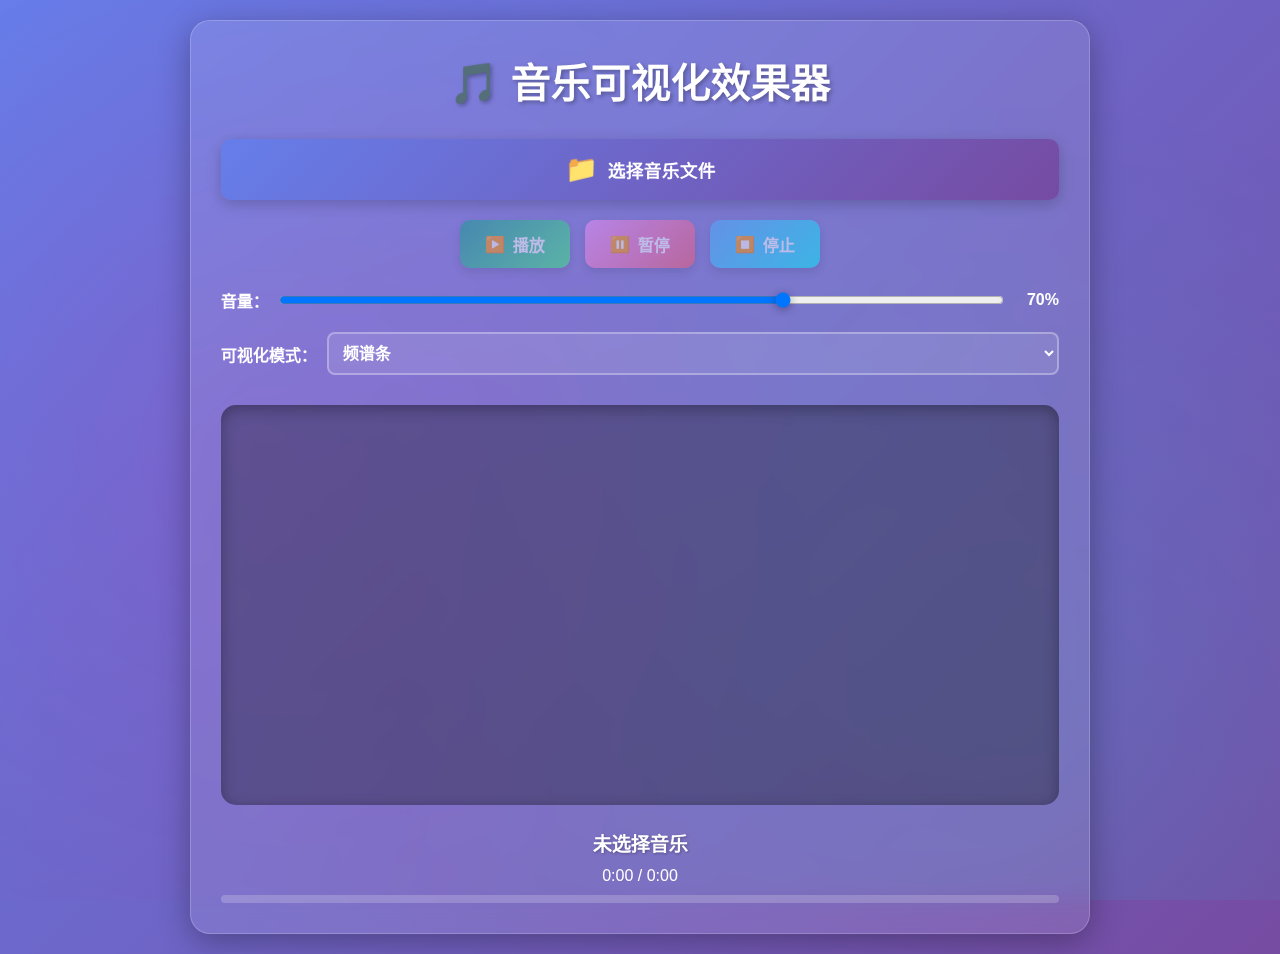
<file: index.html>
<!DOCTYPE html>
<html lang="zh-CN">
<head>
    <meta charset="UTF-8">
    <meta name="viewport" content="width=device-width, initial-scale=1.0">
    <title>音乐可视化效果器</title>
    <link rel="stylesheet" href="styles.css">
</head>
<body>
    <div class="container">
        <h1 class="title">🎵 音乐可视化效果器</h1>
        
        <div class="controls">
            <input type="file" id="audioFile" accept="audio/*" class="file-input">
            <label for="audioFile" class="file-label">
                <span class="upload-icon">📁</span>
                选择音乐文件
            </label>
            
            <div class="control-buttons">
                <button id="playBtn" class="btn btn-play" disabled>
                    <span class="icon">▶️</span> 播放
                </button>
                <button id="pauseBtn" class="btn btn-pause" disabled>
                    <span class="icon">⏸️</span> 暂停
                </button>
                <button id="stopBtn" class="btn btn-stop" disabled>
                    <span class="icon">⏹️</span> 停止
                </button>
            </div>

            <div class="volume-control">
                <label for="volumeSlider">音量：</label>
                <input type="range" id="volumeSlider" min="0" max="100" value="70" class="slider">
                <span id="volumeValue">70%</span>
            </div>

            <div class="visualizer-mode">
                <label>可视化模式：</label>
                <select id="modeSelect" class="mode-select">
                    <option value="bars">频谱条</option>
                    <option value="circle">圆形波纹</option>
                    <option value="wave">波形</option>
                    <option value="particles">粒子效果</option>
                </select>
            </div>
        </div>

        <canvas id="visualizer"></canvas>

        <div class="info">
            <div class="track-info">
                <span id="trackName">未选择音乐</span>
            </div>
            <div class="time-info">
                <span id="currentTime">0:00</span> / <span id="duration">0:00</span>
            </div>
            <div class="progress-bar">
                <div id="progress" class="progress"></div>
            </div>
        </div>

        <audio id="audio"></audio>
    </div>

    <script src="script.js"></script>
</body>
</html>
</file>
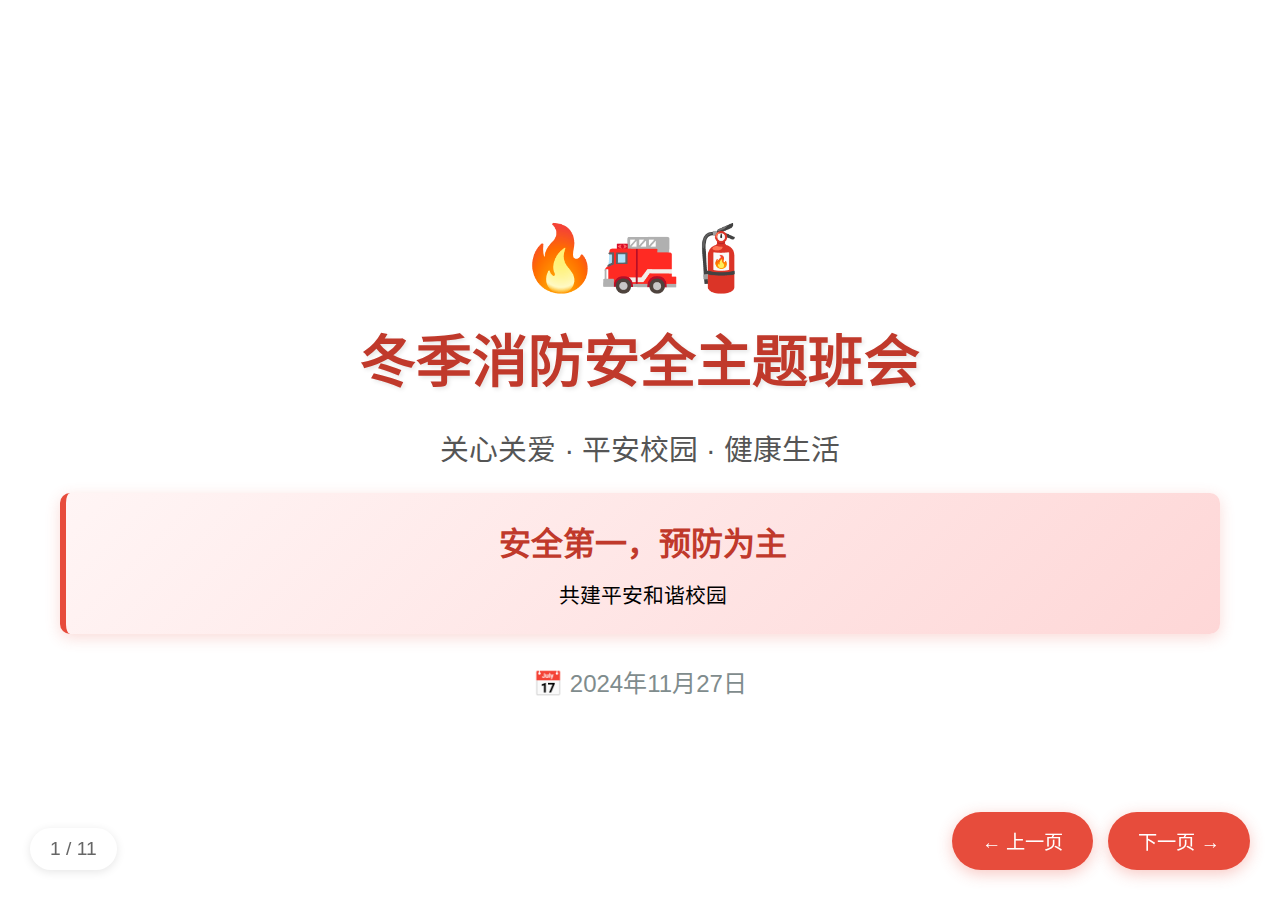
<file: winter-fire-safety-presentation.html>
<!DOCTYPE html>
<html lang="zh-CN">
<head>
    <meta charset="UTF-8">
    <meta name="viewport" content="width=device-width, initial-scale=1.0">
    <title>冬季消防安全主题班会 - 2024年11月27日</title>
    <style>
        * {
            margin: 0;
            padding: 0;
            box-sizing: border-box;
        }

        body {
            font-family: 'Microsoft YaHei', 'SimHei', Arial, sans-serif;
            background: linear-gradient(135deg, #667eea 0%, #764ba2 100%);
            overflow: hidden;
        }

        .presentation {
            width: 100vw;
            height: 100vh;
            position: relative;
        }

        .slide {
            width: 100%;
            height: 100%;
            display: none;
            flex-direction: column;
            justify-content: center;
            align-items: center;
            padding: 60px;
            background: white;
            position: absolute;
            top: 0;
            left: 0;
        }

        .slide.active {
            display: flex;
        }

        .slide-content {
            max-width: 1200px;
            width: 100%;
        }

        h1 {
            font-size: 3.5em;
            color: #c0392b;
            margin-bottom: 30px;
            text-align: center;
            text-shadow: 2px 2px 4px rgba(0,0,0,0.1);
        }

        h2 {
            font-size: 2.5em;
            color: #e74c3c;
            margin-bottom: 40px;
            text-align: center;
            border-bottom: 4px solid #e74c3c;
            padding-bottom: 20px;
        }

        h3 {
            font-size: 2em;
            color: #c0392b;
            margin: 25px 0 15px 0;
        }

        .subtitle {
            font-size: 1.8em;
            color: #555;
            text-align: center;
            margin-bottom: 20px;
        }

        .date {
            font-size: 1.5em;
            color: #7f8c8d;
            text-align: center;
            margin-top: 30px;
        }

        .content-grid {
            display: grid;
            grid-template-columns: repeat(2, 1fr);
            gap: 30px;
            margin-top: 30px;
        }

        .content-box {
            background: linear-gradient(135deg, #f5f7fa 0%, #c3cfe2 100%);
            padding: 30px;
            border-radius: 15px;
            box-shadow: 0 8px 20px rgba(0,0,0,0.1);
        }

        .icon {
            font-size: 3em;
            margin-bottom: 15px;
            text-align: center;
        }

        ul {
            list-style: none;
            padding-left: 0;
        }

        li {
            font-size: 1.3em;
            line-height: 2;
            padding: 12px 0;
            border-bottom: 1px solid rgba(0,0,0,0.1);
            position: relative;
            padding-left: 35px;
        }

        li:before {
            content: "🔥";
            position: absolute;
            left: 0;
            font-size: 1.2em;
        }

        li:last-child {
            border-bottom: none;
        }

        .warning-box {
            background: linear-gradient(135deg, #fff5f5 0%, #fed7d7 100%);
            border-left: 6px solid #e74c3c;
            padding: 25px;
            margin: 25px 0;
            border-radius: 10px;
            box-shadow: 0 4px 15px rgba(231, 76, 60, 0.2);
        }

        .info-box {
            background: linear-gradient(135deg, #e3f2fd 0%, #bbdefb 100%);
            border-left: 6px solid #2196f3;
            padding: 25px;
            margin: 25px 0;
            border-radius: 10px;
            box-shadow: 0 4px 15px rgba(33, 150, 243, 0.2);
        }

        .success-box {
            background: linear-gradient(135deg, #f1f8e9 0%, #dcedc8 100%);
            border-left: 6px solid #4caf50;
            padding: 25px;
            margin: 25px 0;
            border-radius: 10px;
            box-shadow: 0 4px 15px rgba(76, 175, 80, 0.2);
        }

        .navigation {
            position: fixed;
            bottom: 30px;
            right: 30px;
            display: flex;
            gap: 15px;
            z-index: 1000;
        }

        .nav-btn {
            background: #e74c3c;
            color: white;
            border: none;
            padding: 15px 30px;
            font-size: 1.2em;
            border-radius: 50px;
            cursor: pointer;
            box-shadow: 0 4px 15px rgba(231, 76, 60, 0.3);
            transition: all 0.3s ease;
        }

        .nav-btn:hover {
            background: #c0392b;
            transform: translateY(-2px);
            box-shadow: 0 6px 20px rgba(231, 76, 60, 0.4);
        }

        .slide-number {
            position: fixed;
            bottom: 30px;
            left: 30px;
            font-size: 1.2em;
            color: #666;
            background: white;
            padding: 10px 20px;
            border-radius: 25px;
            box-shadow: 0 2px 10px rgba(0,0,0,0.1);
        }

        .highlight {
            color: #e74c3c;
            font-weight: bold;
        }

        .emoji-large {
            font-size: 4em;
            text-align: center;
            margin: 20px 0;
        }

        .steps-list li:before {
            content: "✓";
            background: #4caf50;
            color: white;
            border-radius: 50%;
            width: 25px;
            height: 25px;
            display: inline-flex;
            align-items: center;
            justify-content: center;
            font-size: 0.8em;
        }

        .case-study {
            background: linear-gradient(135deg, #fff9e6 0%, #ffe6b3 100%);
            padding: 25px;
            border-radius: 10px;
            margin: 20px 0;
            border-left: 6px solid #ff9800;
            box-shadow: 0 4px 15px rgba(255, 152, 0, 0.2);
        }

        .equipment-grid {
            display: grid;
            grid-template-columns: repeat(3, 1fr);
            gap: 20px;
            margin-top: 30px;
        }

        .equipment-item {
            background: white;
            padding: 20px;
            border-radius: 10px;
            text-align: center;
            box-shadow: 0 4px 15px rgba(0,0,0,0.1);
            transition: transform 0.3s ease;
        }

        .equipment-item:hover {
            transform: translateY(-5px);
        }

        .two-column {
            display: grid;
            grid-template-columns: 1fr 1fr;
            gap: 30px;
            margin-top: 30px;
        }

        .full-width-list li {
            font-size: 1.4em;
            padding: 18px 0 18px 40px;
        }
    </style>
</head>
<body>
    <div class="presentation">
        <!-- Slide 1: 封面 -->
        <div class="slide active">
            <div class="slide-content">
                <div class="emoji-large">🔥🚒🧯</div>
                <h1>冬季消防安全主题班会</h1>
                <p class="subtitle">关心关爱 · 平安校园 · 健康生活</p>
                <div class="warning-box">
                    <h3 style="text-align: center; margin-top: 0;">安全第一，预防为主</h3>
                    <p style="text-align: center; font-size: 1.3em; margin-top: 15px;">共建平安和谐校园</p>
                </div>
                <p class="date">📅 2024年11月27日</p>
            </div>
        </div>

        <!-- Slide 2: 班会目标 -->
        <div class="slide">
            <div class="slide-content">
                <h2>📋 本次班会目标</h2>
                <div class="content-grid">
                    <div class="content-box">
                        <div class="icon">🔥</div>
                        <h3>消防安全教育</h3>
                        <ul style="list-style: none; padding: 0;">
                            <li style="border: none; padding-left: 0;">✓ 冬季火灾高发原因</li>
                            <li style="border: none; padding-left: 0;">✓ 校园隐患排查</li>
                            <li style="border: none; padding-left: 0;">✓ 消防器材使用方法</li>
                            <li style="border: none; padding-left: 0;">✓ 火灾逃生技巧</li>
                        </ul>
                    </div>
                    <div class="content-box">
                        <div class="icon">💪</div>
                        <h3>身心健康引导</h3>
                        <ul style="list-style: none; padding: 0;">
                            <li style="border: none; padding-left: 0;">✓ 规律作息重要性</li>
                            <li style="border: none; padding-left: 0;">✓ 均衡饮食建议</li>
                            <li style="border: none; padding-left: 0;">✓ 充足睡眠保障</li>
                            <li style="border: none; padding-left: 0;">✓ 身心健康维护</li>
                        </ul>
                    </div>
                </div>
                <div class="info-box" style="margin-top: 40px;">
                    <p style="font-size: 1.4em; text-align: center; margin: 0;">
                        <strong>班会原则：</strong>针对性强 + 实效性高 = 真正保护学生安全健康
                    </p>
                </div>
            </div>
        </div>

        <!-- Slide 3: 冬季火灾高发原因 -->
        <div class="slide">
            <div class="slide-content">
                <h2>❄️ 一、冬季火灾高发原因分析</h2>
                <div class="two-column">
                    <div>
                        <h3>🌡️ 气候因素</h3>
                        <ul>
                            <li>天气干燥，空气湿度低</li>
                            <li>静电积累增多</li>
                            <li>可燃物含水量降低</li>
                            <li>风力较大，火势易蔓延</li>
                        </ul>
                        <h3 style="margin-top: 30px;">⚡ 用电因素</h3>
                        <ul>
                            <li>取暖设备使用频繁</li>
                            <li>用电负荷急剧增加</li>
                            <li>电线老化易短路</li>
                            <li>违规使用大功率电器</li>
                        </ul>
                    </div>
                    <div>
                        <h3>👥 人为因素</h3>
                        <ul>
                            <li>消防安全意识薄弱</li>
                            <li>违规使用明火取暖</li>
                            <li>私拉乱接电线</li>
                            <li>随意堆放易燃物品</li>
                        </ul>
                        <div class="warning-box" style="margin-top: 30px;">
                            <p style="font-size: 1.3em; margin: 0;">
                                <strong>⚠️ 警示：</strong>冬季是火灾高发期，11月至次年2月火灾数量占全年的<span class="highlight">40%以上</span>！
                            </p>
                        </div>
                    </div>
                </div>
            </div>
        </div>

        <!-- Slide 4: 校园火灾隐患排查 -->
        <div class="slide">
            <div class="slide-content">
                <h2>🔍 二、校园火灾隐患排查重点</h2>
                <div class="content-grid">
                    <div class="content-box">
                        <div class="icon">🏠</div>
                        <h3>宿舍区域</h3>
                        <ul>
                            <li>违规使用电热毯、取暖器</li>
                            <li>私拉电线插座</li>
                            <li>床铺堆放易燃物品</li>
                            <li>手机充电器长时间充电</li>
                            <li>使用劣质电器产品</li>
                        </ul>
                    </div>
                    <div class="content-box">
                        <div class="icon">📚</div>
                        <h3>教学区域</h3>
                        <ul>
                            <li>实验室化学品存储不当</li>
                            <li>电教设备线路老化</li>
                            <li>走廊堆放杂物</li>
                            <li>消防通道被占用</li>
                            <li>应急照明设施损坏</li>
                        </ul>
                    </div>
                    <div class="content-box">
                        <div class="icon">🍽️</div>
                        <h3>公共区域</h3>
                        <ul>
                            <li>食堂厨房油污积累</li>
                            <li>垃圾站易燃物堆积</li>
                            <li>配电室管理不善</li>
                            <li>消防器材被挪用</li>
                            <li>安全标识缺失</li>
                        </ul>
                    </div>
                    <div class="content-box">
                        <div class="icon">⚠️</div>
                        <h3>行为隐患</h3>
                        <ul>
                            <li>在宿舍吸烟</li>
                            <li>焚烧废纸垃圾</li>
                            <li>使用明火照明</li>
                            <li>私自改装电路</li>
                            <li>离开时不断电</li>
                        </ul>
                    </div>
                </div>
            </div>
        </div>

        <!-- Slide 5: 消防器材使用方法 -->
        <div class="slide">
            <div class="slide-content">
                <h2>🧯 三、消防器材使用方法</h2>
                <div class="equipment-grid">
                    <div class="equipment-item">
                        <div style="font-size: 3em;">🧯</div>
                        <h3>灭火器</h3>
                        <p style="font-size: 1.1em; color: #666; margin-top: 10px;">最常用消防设备</p>
                    </div>
                    <div class="equipment-item">
                        <div style="font-size: 3em;">🚨</div>
                        <h3>消防栓</h3>
                        <p style="font-size: 1.1em; color: #666; margin-top: 10px;">大型火灾扑救</p>
                    </div>
                    <div class="equipment-item">
                        <div style="font-size: 3em;">🔔</div>
                        <h3>报警器</h3>
                        <p style="font-size: 1.1em; color: #666; margin-top: 10px;">火灾早期预警</p>
                    </div>
                </div>
                <div class="success-box" style="margin-top: 40px;">
                    <h3 style="margin-top: 0;">灭火器使用"四字口诀"</h3>
                    <div style="display: grid; grid-template-columns: repeat(4, 1fr); gap: 20px; margin-top: 25px;">
                        <div style="text-align: center;">
                            <div style="font-size: 2.5em; color: #e74c3c;">1️⃣</div>
                            <h3 style="color: #c0392b; font-size: 1.8em;">拔</h3>
                            <p style="font-size: 1.2em; margin-top: 10px;">拔掉保险销</p>
                        </div>
                        <div style="text-align: center;">
                            <div style="font-size: 2.5em; color: #e74c3c;">2️⃣</div>
                            <h3 style="color: #c0392b; font-size: 1.8em;">握</h3>
                            <p style="font-size: 1.2em; margin-top: 10px;">握住喷管前端</p>
                        </div>
                        <div style="text-align: center;">
                            <div style="font-size: 2.5em; color: #e74c3c;">3️⃣</div>
                            <h3 style="color: #c0392b; font-size: 1.8em;">压</h3>
                            <p style="font-size: 1.2em; margin-top: 10px;">压下手柄</p>
                        </div>
                        <div style="text-align: center;">
                            <div style="font-size: 2.5em; color: #e74c3c;">4️⃣</div>
                            <h3 style="color: #c0392b; font-size: 1.8em;">扫</h3>
                            <p style="font-size: 1.2em; margin-top: 10px;">对准火焰根部扫射</p>
                        </div>
                    </div>
                </div>
                <div class="warning-box" style="margin-top: 30px;">
                    <p style="font-size: 1.3em; margin: 0;"><strong>⚠️ 注意事项：</strong></p>
                    <ul style="margin-top: 15px;">
                        <li>站在上风或侧风位置</li>
                        <li>保持2-3米安全距离</li>
                        <li>从火焰边缘向中心推进</li>
                        <li>确保火源完全熄灭</li>
                    </ul>
                </div>
            </div>
        </div>

        <!-- Slide 6: 火灾逃生技巧 -->
        <div class="slide">
            <div class="slide-content">
                <h2>🚪 四、火灾逃生技巧与自救方法</h2>
                <div class="two-column">
                    <div>
                        <h3>🏃 逃生黄金法则</h3>
                        <ul class="steps-list">
                            <li>保持冷静，不要慌乱</li>
                            <li>触摸门把手判断火势</li>
                            <li>用湿毛巾捂住口鼻</li>
                            <li>低姿弯腰迅速撤离</li>
                            <li>沿安全通道有序逃生</li>
                            <li>不乘坐电梯</li>
                            <li>不贪恋财物</li>
                            <li>逃生后不返回</li>
                        </ul>
                        <div class="info-box" style="margin-top: 20px;">
                            <p style="font-size: 1.2em; margin: 0;">
                                <strong>💡 记住：</strong>火灾逃生的黄金时间只有<span class="highlight">3-5分钟</span>！
                            </p>
                        </div>
                    </div>
                    <div>
                        <h3>🆘 被困自救方法</h3>
                        <div class="warning-box">
                            <h4 style="font-size: 1.4em; margin-bottom: 15px;">🚪 门外着火无法逃离</h4>
                            <ul style="font-size: 1.1em;">
                                <li style="padding-left: 25px;">用湿布条堵塞门缝</li>
                                <li style="padding-left: 25px;">向门上泼水降温</li>
                                <li style="padding-left: 25px;">退到窗口呼救</li>
                                <li style="padding-left: 25px;">用鲜艳物品引起注意</li>
                            </ul>
                        </div>
                        <div class="warning-box">
                            <h4 style="font-size: 1.4em; margin-bottom: 15px;">🪟 高楼被困</h4>
                            <ul style="font-size: 1.1em;">
                                <li style="padding-left: 25px;">不要盲目跳楼</li>
                                <li style="padding-left: 25px;">利用阳台或窗台等待救援</li>
                                <li style="padding-left: 25px;">可用床单绳索等自救</li>
                                <li style="padding-left: 25px;">拨打119说明位置</li>
                            </ul>
                        </div>
                        <div class="success-box" style="margin-top: 20px;">
                            <p style="font-size: 1.2em; text-align: center; margin: 0;">
                                <strong>📞 报警电话：119</strong><br>
                                说清地点、火势、人员情况
                            </p>
                        </div>
                    </div>
                </div>
            </div>
        </div>

        <!-- Slide 7: 典型案例警示 -->
        <div class="slide">
            <div class="slide-content">
                <h2>⚠️ 五、典型火灾案例警示</h2>
                <div class="case-study">
                    <h3>📍 案例一：宿舍违规用电引发火灾</h3>
                    <p style="font-size: 1.2em; line-height: 1.8; margin-top: 15px;">
                        <strong>时间：</strong>2023年12月<br>
                        <strong>地点：</strong>某高校学生宿舍<br>
                        <strong>原因：</strong>学生使用大功率电热毯，长时间通电导致线路过热引发火灾<br>
                        <strong>后果：</strong>烧毁3间宿舍，损失财物价值8万余元，幸无人员伤亡<br>
                        <strong class="highlight">教训：严禁在宿舍使用大功率电器，离开时务必断电！</strong>
                    </p>
                </div>
                <div class="case-study">
                    <h3>📍 案例二：手机充电器引发火灾</h3>
                    <p style="font-size: 1.2em; line-height: 1.8; margin-top: 15px;">
                        <strong>时间：</strong>2024年1月<br>
                        <strong>地点：</strong>某中学学生宿舍<br>
                        <strong>原因：</strong>学生使用劣质充电器，夜间长时间充电导致电池爆炸起火<br>
                        <strong>后果：</strong>造成2名学生烧伤，宿舍严重受损<br>
                        <strong class="highlight">教训：使用正规品牌充电器，不要整夜充电，不在床上充电！</strong>
                    </p>
                </div>
                <div class="case-study">
                    <h3>📍 案例三：焚烧垃圾引发火灾</h3>
                    <p style="font-size: 1.2em; line-height: 1.8; margin-top: 15px;">
                        <strong>时间：</strong>2023年11月<br>
                        <strong>地点：</strong>某学校操场附近<br>
                        <strong>原因：</strong>学生私自焚烧废纸，风大导致火势失控蔓延至周边树木<br>
                        <strong>后果：</strong>烧毁大片绿化带，险些波及教学楼<br>
                        <strong class="highlight">教训：严禁私自使用明火，垃圾要投放到指定地点！</strong>
                    </p>
                </div>
            </div>
        </div>

        <!-- Slide 8: 身心健康引导 -->
        <div class="slide">
            <div class="slide-content">
                <h2>💚 六、身心健康引导</h2>
                <div class="content-grid">
                    <div class="content-box">
                        <div class="icon">😴</div>
                        <h3>规律作息</h3>
                        <ul>
                            <li>按时起床，养成早睡习惯</li>
                            <li>每天保证8小时睡眠</li>
                            <li>严格遵守作息时间</li>
                            <li><span class="highlight">24:00准时熄灯就寝</span></li>
                            <li>避免熬夜刷手机</li>
                        </ul>
                        <div class="warning-box" style="margin-top: 20px;">
                            <p style="font-size: 1.2em; margin: 0;">
                                <strong>⏰ 重要提醒：</strong>必须按照学校作息时间，24:00点熄灯，保持充足睡眠！
                            </p>
                        </div>
                    </div>
                    <div class="content-box">
                        <div class="icon">🥗</div>
                        <h3>均衡饮食</h3>
                        <ul>
                            <li>三餐规律，不挑食</li>
                            <li>多吃新鲜蔬菜水果</li>
                            <li>适量摄入蛋白质</li>
                            <li>多喝温开水</li>
                            <li>少吃油炸辛辣食物</li>
                        </ul>
                        <div class="info-box" style="margin-top: 20px;">
                            <p style="font-size: 1.2em; margin: 0;">
                                <strong>🥛 冬季建议：</strong>多喝热水、热汤，增强身体抵抗力
                            </p>
                        </div>
                    </div>
                </div>
                <div class="success-box" style="margin-top: 40px;">
                    <h3 style="margin-top: 0; text-align: center;">🎯 身心健康五要素</h3>
                    <div style="display: grid; grid-template-columns: repeat(5, 1fr); gap: 20px; margin-top: 25px; text-align: center;">
                        <div>
                            <div style="font-size: 2.5em;">😴</div>
                            <p style="font-size: 1.2em; margin-top: 10px;"><strong>充足睡眠</strong></p>
                        </div>
                        <div>
                            <div style="font-size: 2.5em;">🏃</div>
                            <p style="font-size: 1.2em; margin-top: 10px;"><strong>适量运动</strong></p>
                        </div>
                        <div>
                            <div style="font-size: 2.5em;">🥗</div>
                            <p style="font-size: 1.2em; margin-top: 10px;"><strong>均衡营养</strong></p>
                        </div>
                        <div>
                            <div style="font-size: 2.5em;">😊</div>
                            <p style="font-size: 1.2em; margin-top: 10px;"><strong>心态平和</strong></p>
                        </div>
                        <div>
                            <div style="font-size: 2.5em;">🧘</div>
                            <p style="font-size: 1.2em; margin-top: 10px;"><strong>劳逸结合</strong></p>
                        </div>
                    </div>
                </div>
            </div>
        </div>

        <!-- Slide 9: 作息时间要求 -->
        <div class="slide">
            <div class="slide-content">
                <h2>⏰ 七、学校作息时间严格要求</h2>
                <div class="warning-box" style="margin-bottom: 40px;">
                    <h3 style="margin-top: 0; text-align: center; font-size: 2em;">🔴 重要通知 🔴</h3>
                    <p style="font-size: 1.8em; text-align: center; margin: 20px 0; line-height: 1.8;">
                        全体学生必须严格遵守学校作息时间<br>
                        <span class="highlight" style="font-size: 1.3em;">每晚24:00准时熄灯就寝</span>
                    </p>
                </div>
                <div class="two-column">
                    <div>
                        <h3>😴 充足睡眠的重要性</h3>
                        <ul class="full-width-list">
                            <li>提高学习效率和记忆力</li>
                            <li>促进身体生长发育</li>
                            <li>增强免疫系统功能</li>
                            <li>改善情绪和心理健康</li>
                            <li>预防疾病，保持活力</li>
                        </ul>
                        <div class="info-box" style="margin-top: 25px;">
                            <p style="font-size: 1.3em; margin: 0;">
                                <strong>🧠 科学研究：</strong>青少年每天需要<span class="highlight">8-10小时</span>睡眠才能保证身心健康发展！
                            </p>
                        </div>
                    </div>
                    <div>
                        <h3>❌ 熬夜的严重危害</h3>
                        <ul class="full-width-list">
                            <li>降低注意力和反应能力</li>
                            <li>影响第二天学习状态</li>
                            <li>导致免疫力下降</li>
                            <li>引发焦虑、抑郁情绪</li>
                            <li>增加安全隐患风险</li>
                        </ul>
                        <div class="warning-box" style="margin-top: 25px;">
                            <p style="font-size: 1.3em; margin: 0;">
                                <strong>⚠️ 特别提醒：</strong>熄灯后继续使用手机、电脑等电子设备不仅影响休息，还存在<span class="highlight">火灾安全隐患</span>！
                            </p>
                        </div>
                    </div>
                </div>
            </div>
        </div>

        <!-- Slide 10: 班会总结与倡议 -->
        <div class="slide">
            <div class="slide-content">
                <h2>🎯 八、班会总结与倡议</h2>
                <div class="success-box">
                    <h3 style="margin-top: 0; font-size: 1.8em;">✅ 本次班会要点回顾</h3>
                    <div style="display: grid; grid-template-columns: 1fr 1fr; gap: 30px; margin-top: 25px;">
                        <div>
                            <h4 style="font-size: 1.5em; color: #e74c3c; margin-bottom: 15px;">🔥 消防安全方面</h4>
                            <ul style="font-size: 1.2em;">
                                <li style="padding-left: 30px;">认识冬季火灾高发原因</li>
                                <li style="padding-left: 30px;">掌握校园隐患排查要点</li>
                                <li style="padding-left: 30px;">学会消防器材正确使用</li>
                                <li style="padding-left: 30px;">熟悉火灾逃生自救方法</li>
                                <li style="padding-left: 30px;">铭记典型案例深刻教训</li>
                            </ul>
                        </div>
                        <div>
                            <h4 style="font-size: 1.5em; color: #4caf50; margin-bottom: 15px;">💚 身心健康方面</h4>
                            <ul style="font-size: 1.2em;">
                                <li style="padding-left: 30px;">养成规律作息好习惯</li>
                                <li style="padding-left: 30px;">保持均衡营养饮食</li>
                                <li style="padding-left: 30px;">严格遵守学校作息时间</li>
                                <li style="padding-left: 30px;">24:00准时熄灯就寝</li>
                                <li style="padding-left: 30px;">保证充足睡眠时间</li>
                            </ul>
                        </div>
                    </div>
                </div>
                <div class="warning-box" style="margin-top: 40px;">
                    <h3 style="margin-top: 0; text-align: center; font-size: 2em;">📢 全体同学倡议书</h3>
                    <ul class="full-width-list" style="margin-top: 25px;">
                        <li>自觉遵守消防安全规定，不使用违规电器</li>
                        <li>主动排查身边安全隐患，及时报告老师</li>
                        <li>认真学习消防知识技能，提高自救能力</li>
                        <li>严格遵守学校作息制度，24:00准时熄灯</li>
                        <li>养成健康生活方式，保证充足睡眠</li>
                        <li>互相监督提醒，共建平安和谐校园</li>
                    </ul>
                </div>
            </div>
        </div>

        <!-- Slide 11: 结束页 -->
        <div class="slide">
            <div class="slide-content">
                <div class="emoji-large">🏫✨🌟</div>
                <h1 style="font-size: 3em; margin-bottom: 40px;">共建平安和谐校园</h1>
                <div class="success-box" style="margin: 40px 0;">
                    <h2 style="border: none; padding: 0; margin-bottom: 30px; font-size: 2.2em;">让我们共同承诺</h2>
                    <div style="font-size: 1.6em; line-height: 2.2; text-align: center;">
                        <p>✓ 时刻绷紧安全这根弦</p>
                        <p>✓ 将消防安全记在心间</p>
                        <p>✓ 养成良好生活习惯</p>
                        <p>✓ 保持身心健康状态</p>
                        <p style="margin-top: 30px; font-size: 1.2em; color: #e74c3c;">
                            <strong>安全无小事，责任重于山！</strong>
                        </p>
                    </div>
                </div>
                <div class="info-box" style="margin-top: 50px;">
                    <p style="font-size: 1.8em; text-align: center; margin: 0;">
                        <strong>感谢大家的参与！</strong><br>
                        <span style="font-size: 0.8em; color: #666; margin-top: 15px; display: block;">
                            让我们携手共创平安、健康、和谐的校园环境
                        </span>
                    </p>
                </div>
            </div>
        </div>
    </div>

    <div class="slide-number">
        <span id="current-slide">1</span> / <span id="total-slides">11</span>
    </div>

    <div class="navigation">
        <button class="nav-btn" onclick="previousSlide()">← 上一页</button>
        <button class="nav-btn" onclick="nextSlide()">下一页 →</button>
    </div>

    <script>
        let currentSlide = 0;
        const slides = document.querySelectorAll('.slide');
        const totalSlides = slides.length;
        
        document.getElementById('total-slides').textContent = totalSlides;

        function showSlide(n) {
            slides[currentSlide].classList.remove('active');
            currentSlide = (n + totalSlides) % totalSlides;
            slides[currentSlide].classList.add('active');
            document.getElementById('current-slide').textContent = currentSlide + 1;
        }

        function nextSlide() {
            showSlide(currentSlide + 1);
        }

        function previousSlide() {
            showSlide(currentSlide - 1);
        }

        document.addEventListener('keydown', (e) => {
            if (e.key === 'ArrowRight' || e.key === ' ') {
                nextSlide();
            } else if (e.key === 'ArrowLeft') {
                previousSlide();
            }
        });

        let touchStartX = 0;
        let touchEndX = 0;

        document.addEventListener('touchstart', (e) => {
            touchStartX = e.changedTouches[0].screenX;
        });

        document.addEventListener('touchend', (e) => {
            touchEndX = e.changedTouches[0].screenX;
            if (touchStartX - touchEndX > 50) {
                nextSlide();
            } else if (touchEndX - touchStartX > 50) {
                previousSlide();
            }
        });
    </script>
</body>
</html>
</file>
<file: styles.css>
* {
    margin: 0;
    padding: 0;
    box-sizing: border-box;
}

body {
    font-family: 'Segoe UI', Tahoma, Geneva, Verdana, sans-serif;
    background: linear-gradient(135deg, #667eea 0%, #764ba2 100%);
    min-height: 100vh;
    display: flex;
    justify-content: center;
    align-items: center;
    padding: 20px;
    overflow: hidden;
}

body::before {
    content: '';
    position: fixed;
    top: 0;
    left: 0;
    width: 100%;
    height: 100%;
    background: 
        radial-gradient(circle at 20% 50%, rgba(255, 0, 128, 0.1) 0%, transparent 50%),
        radial-gradient(circle at 80% 80%, rgba(0, 255, 255, 0.1) 0%, transparent 50%);
    animation: backgroundPulse 10s ease-in-out infinite;
    pointer-events: none;
    z-index: 0;
}

@keyframes backgroundPulse {
    0%, 100% { opacity: 0.5; }
    50% { opacity: 1; }
}

.container {
    background: rgba(255, 255, 255, 0.1);
    backdrop-filter: blur(10px);
    border-radius: 20px;
    padding: 30px;
    max-width: 900px;
    width: 100%;
    box-shadow: 0 8px 32px rgba(0, 0, 0, 0.3);
    border: 1px solid rgba(255, 255, 255, 0.2);
    position: relative;
    z-index: 1;
}

.title {
    text-align: center;
    color: white;
    margin-bottom: 30px;
    font-size: 2.5em;
    text-shadow: 2px 2px 4px rgba(0, 0, 0, 0.3);
    animation: titleGlow 3s ease-in-out infinite;
}

@keyframes titleGlow {
    0%, 100% { text-shadow: 2px 2px 4px rgba(0, 0, 0, 0.3); }
    50% { text-shadow: 0 0 20px rgba(255, 255, 255, 0.8), 2px 2px 4px rgba(0, 0, 0, 0.3); }
}

.controls {
    display: flex;
    flex-direction: column;
    gap: 20px;
    margin-bottom: 30px;
}

.file-input {
    display: none;
}

.file-label {
    display: flex;
    align-items: center;
    justify-content: center;
    gap: 10px;
    padding: 15px 30px;
    background: linear-gradient(135deg, #667eea 0%, #764ba2 100%);
    color: white;
    border-radius: 10px;
    cursor: pointer;
    transition: all 0.3s ease;
    font-size: 1.1em;
    font-weight: bold;
    text-align: center;
    box-shadow: 0 4px 15px rgba(0, 0, 0, 0.2);
}

.file-label:hover {
    transform: translateY(-2px);
    box-shadow: 0 6px 20px rgba(0, 0, 0, 0.3);
}

.upload-icon {
    font-size: 1.5em;
}

.control-buttons {
    display: flex;
    gap: 15px;
    justify-content: center;
    flex-wrap: wrap;
}

.btn {
    padding: 12px 25px;
    border: none;
    border-radius: 10px;
    font-size: 1em;
    font-weight: bold;
    cursor: pointer;
    transition: all 0.3s ease;
    display: flex;
    align-items: center;
    gap: 8px;
    box-shadow: 0 4px 10px rgba(0, 0, 0, 0.2);
    color: white;
}

.btn:disabled {
    opacity: 0.5;
    cursor: not-allowed;
}

.btn:not(:disabled):hover {
    transform: translateY(-2px);
    box-shadow: 0 6px 15px rgba(0, 0, 0, 0.3);
}

.btn-play {
    background: linear-gradient(135deg, #11998e 0%, #38ef7d 100%);
}

.btn-pause {
    background: linear-gradient(135deg, #f093fb 0%, #f5576c 100%);
}

.btn-stop {
    background: linear-gradient(135deg, #4facfe 0%, #00f2fe 100%);
}

.volume-control {
    display: flex;
    align-items: center;
    gap: 10px;
    color: white;
    font-weight: bold;
}

.slider {
    flex: 1;
    height: 8px;
    border-radius: 5px;
    background: rgba(255, 255, 255, 0.3);
    outline: none;
    cursor: pointer;
}

.slider::-webkit-slider-thumb {
    -webkit-appearance: none;
    appearance: none;
    width: 20px;
    height: 20px;
    border-radius: 50%;
    background: white;
    cursor: pointer;
    box-shadow: 0 2px 8px rgba(0, 0, 0, 0.3);
}

.slider::-moz-range-thumb {
    width: 20px;
    height: 20px;
    border-radius: 50%;
    background: white;
    cursor: pointer;
    box-shadow: 0 2px 8px rgba(0, 0, 0, 0.3);
    border: none;
}

#volumeValue {
    min-width: 45px;
    text-align: right;
}

.visualizer-mode {
    display: flex;
    align-items: center;
    gap: 10px;
    color: white;
    font-weight: bold;
}

.mode-select {
    flex: 1;
    padding: 10px;
    border-radius: 8px;
    border: 2px solid rgba(255, 255, 255, 0.3);
    background: rgba(255, 255, 255, 0.1);
    color: white;
    font-size: 1em;
    font-weight: bold;
    cursor: pointer;
    transition: all 0.3s ease;
}

.mode-select:hover {
    border-color: rgba(255, 255, 255, 0.6);
    background: rgba(255, 255, 255, 0.2);
}

.mode-select option {
    background: #667eea;
    color: white;
}

#visualizer {
    width: 100%;
    height: 400px;
    border-radius: 15px;
    background: rgba(0, 0, 0, 0.3);
    box-shadow: inset 0 4px 15px rgba(0, 0, 0, 0.3);
    margin-bottom: 20px;
}

.info {
    color: white;
}

.track-info {
    text-align: center;
    font-size: 1.2em;
    font-weight: bold;
    margin-bottom: 10px;
    text-shadow: 1px 1px 3px rgba(0, 0, 0, 0.3);
}

.time-info {
    text-align: center;
    font-size: 1em;
    margin-bottom: 10px;
}

.progress-bar {
    width: 100%;
    height: 8px;
    background: rgba(255, 255, 255, 0.2);
    border-radius: 10px;
    overflow: hidden;
    cursor: pointer;
}

.progress {
    height: 100%;
    background: linear-gradient(90deg, #11998e 0%, #38ef7d 100%);
    width: 0%;
    transition: width 0.1s linear;
    border-radius: 10px;
    box-shadow: 0 0 10px rgba(56, 239, 125, 0.5);
}

@media (max-width: 768px) {
    .container {
        padding: 20px;
    }

    .title {
        font-size: 2em;
    }

    .control-buttons {
        flex-direction: column;
    }

    .btn {
        width: 100%;
        justify-content: center;
    }

    #visualizer {
        height: 300px;
    }
}
</file>
